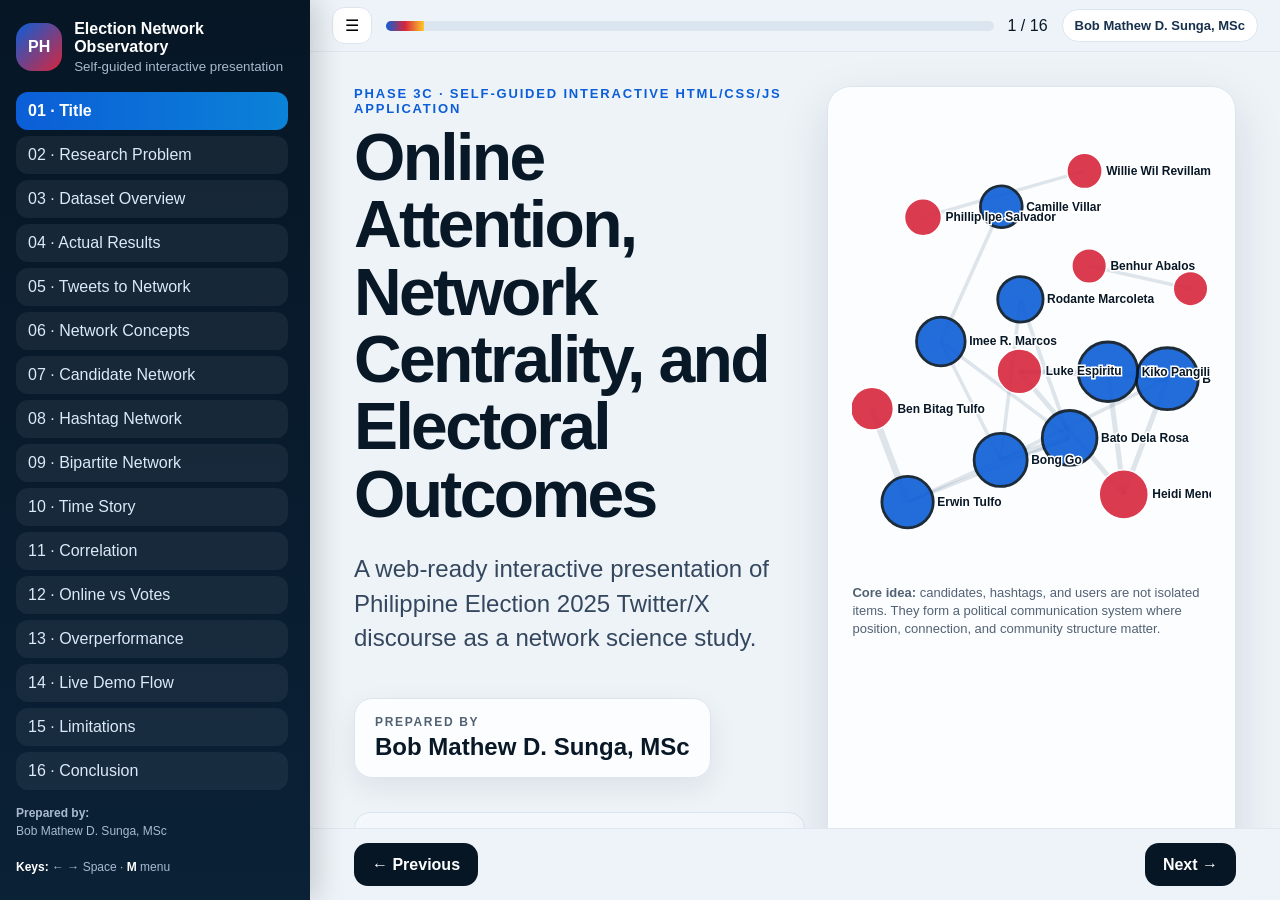
<file: docs/self_guided_presentation/index.html>
<!DOCTYPE html>
<html lang="en">
<head>
  <meta charset="UTF-8" />
  <meta name="viewport" content="width=device-width, initial-scale=1.0" />
  <title>Philippine Election 2025 Network Science — Self-Guided Interactive Slide App</title>
  <link rel="stylesheet" href="css/styles.css" />
</head>
<body>
  <div id="appShell">
    <aside id="slideMenu" class="menu open">
      <div class="brand">
        <div class="brandMark">PH</div>
        <div>
          <strong>Election Network Observatory</strong>
          <small>Self-guided interactive presentation</small>
        </div>
      </div>
      <nav id="slideNav"></nav>
      <div class="menuFooter">
        <strong>Prepared by:</strong><br/>Bob Mathew D. Sunga, MSc<br/><br/>
        <span>Keys:</span> ← → Space · <span>M</span> menu
      </div>
    </aside>

    <main class="deck">
      <div class="topBar">
        <button id="menuToggle" class="ghostBtn" aria-label="Toggle slide menu">☰</button>
        <div class="progressWrap"><div id="progressBar"></div></div>
        <div id="slideCounter">1 / 16</div>
        <div class="authorChip">Bob Mathew D. Sunga, MSc</div>
      </div>

      <section class="slide active hero" data-title="Title">
        <div class="heroGrid">
          <div class="heroCopy">
            <p class="eyebrow">Phase 3C · Self-Guided Interactive HTML/CSS/JS Application</p>
            <h1>Online Attention, Network Centrality, and Electoral Outcomes</h1>
            <p class="lead">A web-ready interactive presentation of Philippine Election 2025 Twitter/X discourse as a network science study.</p>
            <div class="authorBlock">
              <span>Prepared by</span>
              <strong>Bob Mathew D. Sunga, MSc</strong>
            </div>
            <div class="readerPanel glass">
              <h3>How to read this app</h3>
              <p>This version is written so it can be uploaded to a web server and still make sense without a live presenter. Each slide includes the visual, the interpretation, and the reason the result matters.</p>
            </div>
            <div class="heroActions">
              <button class="primaryBtn" data-next>Start presentation</button>
              <button class="secondaryBtn" data-jump="6">Open network explorer</button>
            </div>
          </div>
          <div class="heroVisual card glass">
            <div id="heroNetwork" class="miniNetwork"></div>
            <p class="caption"><strong>Core idea:</strong> candidates, hashtags, and users are not isolated items. They form a political communication system where position, connection, and community structure matter.</p>
          </div>
        </div>
      </section>

      <section class="slide" data-title="Research Problem">
        <div class="slideHeader">
          <p class="eyebrow">Research Problem</p>
          <h2>Can online political networks reflect actual election outcomes?</h2>
          <p class="subhead">The project studies whether Twitter/X election discourse behaves like a measurable communication network, and whether that network aligns with Senate vote outcomes.</p>
        </div>
        <div class="twoCol">
          <div class="card bigText">
            <p>The 2025 Philippine Senate election generated large volumes of Twitter/X discourse. Instead of treating those posts as isolated messages, this study treats them as connected traces of public attention: candidates mentioned together, hashtags used together, users replying or mentioning others, and topics attaching to political actors.</p>
            <p class="keyLine">The goal is not to claim that Twitter/X directly predicts elections. The goal is to test whether online visibility, network centrality, and discourse position reflect actual electoral performance.</p>
          </div>
          <div class="card darkCard">
            <h3>Research questions</h3>
            <ul class="checkList">
              <li>Which candidates and hashtags became structurally central?</li>
              <li>Which nodes connected separate discourse communities?</li>
              <li>Did online network prominence align with actual vote rank?</li>
              <li>Which candidates were overrepresented or underrepresented online?</li>
            </ul>
          </div>
        </div>
      </section>

      <section class="slide" data-title="Dataset Overview">
        <div class="slideHeader">
          <p class="eyebrow">Data Foundation</p>
          <h2>Three datasets became one research system</h2>
          <p class="subhead">The study combines online discourse, known public-author metadata, and official Senate vote results to connect digital attention with electoral outcomes.</p>
        </div>
        <div class="metricGrid" id="overviewMetrics"></div>
        <div class="pipeline card">
          <div class="pipeStep">Twitter/X posts</div>
          <div class="pipeArrow">→</div>
          <div class="pipeStep">Entities</div>
          <div class="pipeArrow">→</div>
          <div class="pipeStep">Networks</div>
          <div class="pipeArrow">→</div>
          <div class="pipeStep">Centrality</div>
          <div class="pipeArrow">→</div>
          <div class="pipeStep">Election comparison</div>
        </div>
        <div class="explainGrid">
          <div class="card miniExplain"><h3>Why this matters</h3><p>The datasets are linked through candidates. Twitter/X produces online visibility measures; the Senate dataset provides the actual vote outcome used for comparison.</p></div>
          <div class="card miniExplain"><h3>Important caution</h3><p>Twitter/X is not the electorate. It is a platform sample shaped by users, media, controversy, and campaign activity. That is why the study focuses on alignment, not prediction.</p></div>
        </div>
      </section>

      <section class="slide" data-title="Actual Results">
        <div class="slideHeader">
          <p class="eyebrow">Ground Truth Layer</p>
          <h2>Actual Senate winners and vote ranks</h2>
          <p class="subhead">This slide establishes the official electoral outcome against which all online and network metrics are compared.</p>
        </div>
        <div class="chartLayout">
          <div class="card chartCard"><div id="voteRankChart" class="chart"></div></div>
          <div class="card insightCard">
            <h3>How to interpret the chart</h3>
            <p>The bars show actual national vote totals for the leading Senate candidates. This is the baseline outcome layer of the research.</p>
            <p>The Top 12 candidates are treated as winners, while ranks 13–66 are treated as non-winners for comparison. Later slides ask whether online centrality and mention visibility identify these same candidates.</p>
            <p class="keyLine">This is the ground truth: online networks are evaluated against these actual vote results.</p>
          </div>
        </div>
      </section>

      <section class="slide" data-title="Tweets to Network">
        <div class="slideHeader">
          <p class="eyebrow">Network Construction Simulation</p>
          <h2>How one tweet becomes a network relationship</h2>
          <p class="subhead">This simulation demonstrates the logic of the entire project: text is transformed into nodes and edges.</p>
        </div>
        <div class="simGrid">
          <div class="card">
            <h3>Try the tweet-to-network builder</h3>
            <p class="caption">Edit the sample text or click “Sample tweet.” The app extracts candidate names and hashtags, then converts them into a small network.</p>
            <textarea id="tweetInput" rows="5">Bam Aquino and Kiko Pangilinan trend with #Halalan2025 and #Eleksyon2025 as voters discuss the Senate race.</textarea>
            <div class="buttonRow">
              <button class="primaryBtn" id="buildTweetNetwork">Build network</button>
              <button class="secondaryBtn" id="sampleTweet">Sample tweet</button>
            </div>
            <div id="extractionResult" class="extractBox"></div>
            <div class="readerPanel"><strong>Reader note:</strong> a candidate-candidate edge is formed when candidates appear together. A candidate-hashtag edge is formed when a candidate and hashtag appear together.</div>
          </div>
          <div class="card"><div id="tweetNetworkSim" class="networkBox"></div></div>
        </div>
      </section>

      <section class="slide" data-title="Network Concepts">
        <div class="slideHeader">
          <p class="eyebrow">Network Science Framework</p>
          <h2>Nodes, edges, weights, centrality, and communities</h2>
          <p class="subhead">These are the concepts used to interpret the election discourse as a complex communication structure.</p>
        </div>
        <div class="conceptGrid">
          <div class="concept card" data-concept="node"><h3>Node</h3><p>A candidate, hashtag, user, or topic that appears in the discourse.</p></div>
          <div class="concept card" data-concept="edge"><h3>Edge</h3><p>A relationship, such as co-mentioned candidates or co-occurring hashtags.</p></div>
          <div class="concept card" data-concept="weight"><h3>Weight</h3><p>The strength of a relationship, usually based on frequency.</p></div>
          <div class="concept card" data-concept="centrality"><h3>Centrality</h3><p>How structurally important a node is inside the network.</p></div>
          <div class="concept card" data-concept="bridge"><h3>Bridge</h3><p>A node that connects different parts of the discourse.</p></div>
          <div class="concept card" data-concept="community"><h3>Community</h3><p>A cluster of nodes that are more connected to each other than to the rest of the network.</p></div>
        </div>
        <div class="card conceptStage"><div id="conceptNetwork" class="networkBox small"></div></div>
      </section>

      <section class="slide networkSlide" data-title="Candidate Network">
        <div class="slideHeader">
          <p class="eyebrow">Interactive Network 1</p>
          <h2>Candidate Co-Mention Network</h2>
          <p class="subhead">Candidates are connected when they appeared in the same tweet. Size shows PageRank. Thicker lines show stronger co-mention relationships.</p>
        </div>
        <div class="networkLayout">
          <div class="card controls">
            <h3>How to read this graph</h3>
            <p class="caption">Each node is a Senate candidate. A line means two candidates were discussed together in the same tweet. This does not automatically mean support; it means discourse association.</p>
            <label>Minimum edge weight <span id="candThresholdLabel">50</span></label>
            <input type="range" id="candThreshold" min="10" max="500" value="50" step="10" />
            <button class="secondaryBtn" data-reset-network="candidateNetwork">Reset layout</button>
            <div id="candidateDetails" class="detailsBox">Hover or click a node. Look for large central candidates and thick edges such as Bam Aquino–Kiko Pangilinan, Bong Go–Bato Dela Rosa, and Ben Tulfo–Erwin Tulfo.</div>
            <div class="networkTakeaway">Takeaway: co-mention networks reveal discourse clusters and candidate relationships, not just candidate popularity.</div>
          </div>
          <div class="card networkCard"><div id="candidateNetwork" class="networkBox"></div></div>
        </div>
      </section>

      <section class="slide networkSlide" data-title="Hashtag Network">
        <div class="slideHeader">
          <p class="eyebrow">Interactive Network 2</p>
          <h2>Hashtag Co-Occurrence Network</h2>
          <p class="subhead">Hashtags are connected when they appeared in the same tweet. The graph reveals how election topics and media labels connected.</p>
        </div>
        <div class="networkLayout">
          <div class="card controls">
            <h3>How to read this graph</h3>
            <p class="caption">Each node is a hashtag. Lines show co-use. Large central nodes act as discourse hubs, while bridge hashtags connect different hashtag communities.</p>
            <label>Minimum edge weight <span id="hashThresholdLabel">100</span></label>
            <input type="range" id="hashThreshold" min="10" max="1000" value="100" step="10" />
            <button class="secondaryBtn" data-reset-network="hashtagNetwork">Reset layout</button>
            <div id="hashtagDetails" class="detailsBox">#halalan2025 should appear as the main connective hub. #eleksyon2025 and #comelec help structure the public election conversation.</div>
            <div class="networkTakeaway">Takeaway: important hashtags are not only frequent; they can also connect otherwise separate conversations.</div>
          </div>
          <div class="card networkCard"><div id="hashtagNetwork" class="networkBox"></div></div>
        </div>
      </section>

      <section class="slide networkSlide" data-title="Bipartite Network">
        <div class="slideHeader">
          <p class="eyebrow">Interactive Network 3</p>
          <h2>Candidate–Hashtag Bipartite Network</h2>
          <p class="subhead">Candidates connect to hashtags used with them. This visualizes the discourse ecosystem surrounding political actors.</p>
        </div>
        <div class="networkLayout">
          <div class="card controls">
            <h3>How to read this graph</h3>
            <p class="caption">Blue nodes are candidates. Yellow nodes are hashtags. A line means a candidate appeared in tweets using that hashtag.</p>
            <label>Minimum edge weight <span id="biThresholdLabel">10</span></label>
            <input type="range" id="biThreshold" min="5" max="250" value="10" step="5" />
            <button class="secondaryBtn" data-reset-network="bipartiteNetwork">Reset layout</button>
            <div id="bipartiteDetails" class="detailsBox">Use this graph to see which candidates share hashtags, which hashtags cross candidate communities, and which candidates have broad discourse ecosystems.</div>
            <div class="networkTakeaway">Takeaway: this is the strongest network science visual because it links political actors to discourse markers.</div>
          </div>
          <div class="card networkCard"><div id="bipartiteNetwork" class="networkBox"></div></div>
        </div>
      </section>

      <section class="slide" data-title="Time Story">
        <div class="slideHeader">
          <p class="eyebrow">Animated Time Story</p>
          <h2>How attention changed over time</h2>
          <p class="subhead">This slide adds time to the network story. It shows that online visibility was not constant; candidate attention rose and faded across the election period.</p>
        </div>
        <div class="timelineLayout">
          <div class="card chartCard wide"><div id="dailyTweetTimeline" class="chart"></div></div>
          <div class="card controls">
            <h3>Candidate attention race</h3>
            <p class="caption">Press play to move through the timeline. The bars show which candidates received attention on a given date.</p>
            <div class="buttonRow">
              <button id="playTimeline" class="primaryBtn">Play</button>
              <button id="pauseTimeline" class="secondaryBtn">Pause</button>
            </div>
            <input type="range" id="timeSlider" min="0" value="0" step="1" />
            <div id="timeLabel" class="dateLabel"></div>
            <div id="candidateRace" class="raceChart"></div>
            <div class="readerPanel">Reader note: time matters because online political attention can spike due to news events, campaign activity, controversy, or election-day counting.</div>
          </div>
        </div>
      </section>

      <section class="slide" data-title="Correlation">
        <div class="slideHeader">
          <p class="eyebrow">Outcome Alignment</p>
          <h2>Network metrics strongly aligned with actual votes</h2>
          <p class="subhead">The strongest relationship was found between actual votes and online visibility/network embeddedness.</p>
        </div>
        <div class="chartLayout">
          <div class="card chartCard"><div id="correlationChart" class="chart"></div></div>
          <div class="card insightCard">
            <h3>Key interpretation</h3>
            <p>Mention count, co-mention weighted degree, unique hashtags, view count, and PageRank showed strong positive alignment with actual vote totals.</p>
            <p>These are not merely popularity metrics. Co-mention weighted degree and PageRank describe how embedded a candidate is in the political communication network.</p>
            <p class="keyLine">This is network evidence: structural embeddedness mattered more than simple viral engagement alone.</p>
          </div>
        </div>
      </section>

      <section class="slide" data-title="Online vs Votes">
        <div class="slideHeader">
          <p class="eyebrow">Outcome Comparison Simulator</p>
          <h2>Online rank is related to vote rank, but not identical</h2>
          <p class="subhead">This scatterplot compares Twitter/X mention rank against actual Senate vote rank. Lower ranks are better on both axes.</p>
        </div>
        <div class="chartLayout">
          <div class="card chartCard"><div id="rankScatter" class="chart"></div></div>
          <div class="card controls">
            <h3>How to read it</h3>
            <select id="scatterMode">
              <option value="all">All candidates</option>
              <option value="winners">Winners only</option>
              <option value="nonwinners">Non-winners only</option>
            </select>
            <p class="caption">Points near the diagonal suggest online-vote alignment. Points far from the diagonal reveal mismatch.</p>
            <div class="readerPanel">A candidate can be highly visible online without winning nationally. A candidate can also win despite being less dominant on Twitter/X.</div>
          </div>
        </div>
      </section>

      <section class="slide" data-title="Overperformance">
        <div class="slideHeader">
          <p class="eyebrow">Online Overperformance</p>
          <h2>Who was louder online than electorally?</h2>
          <p class="subhead">This slide shows the gap between online mention rank and actual vote rank.</p>
        </div>
        <div class="chartLayout">
          <div class="card chartCard"><div id="overperformanceChart" class="chart"></div></div>
          <div class="card insightCard">
            <h3>What this reveals</h3>
            <p>Positive values indicate candidates who ranked better online than in actual votes. Negative values indicate candidates who performed better electorally than their Twitter/X visibility suggested.</p>
            <p>This distinction is crucial because online attention may come from controversy, activist communities, media cycles, or platform-specific demographics.</p>
            <p class="keyLine">The chart separates online loudness from electoral strength.</p>
          </div>
        </div>
      </section>

      <section class="slide" data-title="Live Demo Flow">
        <div class="slideHeader">
          <p class="eyebrow">Live and Self-Guided Demonstration Flow</p>
          <h2>Move from data to network to conclusion</h2>
          <p class="subhead">This slide can guide a presenter, but it also helps web visitors know how to explore the app independently.</p>
        </div>
        <div class="demoFlow">
          <div class="card demoStep" data-jump="4">
            <div class="stepNum">01</div>
            <h3>Build the network</h3>
            <p>Start with the tweet-to-network simulator to see how text is converted into candidates, hashtags, nodes, and edges.</p>
            <button class="secondaryBtn" data-jump="4">Open simulator</button>
          </div>
          <div class="card demoStep" data-jump="6">
            <div class="stepNum">02</div>
            <h3>Explore relationships</h3>
            <p>Use the candidate co-mention graph to identify central actors, strong ties, and discourse clusters.</p>
            <button class="secondaryBtn" data-jump="6">Open candidate network</button>
          </div>
          <div class="card demoStep" data-jump="9">
            <div class="stepNum">03</div>
            <h3>Show time effects</h3>
            <p>Use the animated timeline to explain how candidate attention changed throughout the election period.</p>
            <button class="secondaryBtn" data-jump="9">Open time story</button>
          </div>
          <div class="card demoStep" data-jump="11">
            <div class="stepNum">04</div>
            <h3>Defend the result</h3>
            <p>End with online-vs-vote alignment and overperformance to show what Twitter/X captures and what it misses.</p>
            <button class="secondaryBtn" data-jump="11">Open outcome comparison</button>
          </div>
        </div>
        <div class="card presenterNote">
          <strong>Self-guided note:</strong> Follow the slides from left to right. The presentation begins with the research question, demonstrates how networks were built, explores node-link networks, then compares online structure with actual votes.
        </div>
      </section>

      <section class="slide" data-title="Limitations">
        <div class="slideHeader">
          <p class="eyebrow">Limitations</p>
          <h2>What this project does not claim</h2>
          <p class="subhead">The project is intentionally careful: it studies online political communication, not the full voting population.</p>
        </div>
        <div class="twoCol">
          <div class="card bigText">
            <p>This project does not claim that Twitter/X directly predicts elections. Online discourse is affected by platform demographics, controversy, campaigns, media activity, and the visibility of politically engaged communities.</p>
            <p>The dataset captures one platform and one form of public expression. It does not measure private voting decisions, offline campaign machinery, regional political networks, or non-Twitter/X voter blocs.</p>
          </div>
          <div class="card darkCard">
            <h3>Safe claim</h3>
            <p>Twitter/X network centrality is a strong signal of online political attention and electoral visibility, but it is not a complete proxy for national voter behavior.</p>
            <p>This is why the study reports alignment, overrepresentation, and underrepresentation rather than claiming perfect prediction.</p>
          </div>
        </div>
      </section>

      <section class="slide" data-title="Conclusion">
        <div class="slideHeader">
          <p class="eyebrow">Conclusion</p>
          <h2>The election discourse behaved like a complex network</h2>
        </div>
        <div class="card conclusionCard">
          <p>Philippine Election 2025 Twitter/X discourse formed connected networks of candidates, hashtags, users, and topics. Centrality measures and candidate–hashtag relationships strongly aligned with actual Senate vote outcomes, while also exposing important mismatches between online visibility and electoral strength.</p>
          <p>For web visitors viewing this without a presenter, the key lesson is this: Twitter/X does not simply show who is popular. It shows how political attention is connected, amplified, clustered, and sometimes distorted by the platform environment.</p>
          <p class="keyLine">Twitter/X is not a direct election predictor. It is a powerful network lens for studying political attention, discourse structure, and communication influence.</p>
          <p class="finalCredit">Prepared by Bob Mathew D. Sunga, MSc</p>
        </div>
        <div class="heroActions center">
          <button class="primaryBtn" data-jump="6">Revisit network explorer</button>
          <button class="secondaryBtn" data-jump="0">Back to title</button>
        </div>
      </section>

      <div class="bottomControls">
        <button id="prevBtn" class="navBtn">← Previous</button>
        <button id="nextBtn" class="navBtn">Next →</button>
      </div>
    </main>
  </div>

  <script src="data/appData.js"></script>
  <script src="js/app.js"></script>
</body>
</html>
</file>
<file: docs/self_guided_presentation/css/styles.css>
:root{
  --bg:#eef3f8;
  --ink:#081827;
  --muted:#526174;
  --card:#ffffff;
  --line:#dbe5ef;
  --blue:#0b5ed7;
  --red:#d7263d;
  --gold:#ffc928;
  --navy:#061625;
  --teal:#06a5a5;
  --green:#16a34a;
  --purple:#7c3aed;
  --shadow:0 18px 50px rgba(8,24,39,.12);
  --radius:24px;
}
*{box-sizing:border-box}
html,body{margin:0;height:100%;font-family:Inter,Segoe UI,Roboto,Arial,sans-serif;color:var(--ink);background:var(--bg);overflow:hidden}
button,input,select,textarea{font:inherit}
#appShell{height:100vh;display:flex}
.menu{width:310px;background:linear-gradient(180deg,#061625,#0b2136);color:white;padding:20px 16px;transition:.25s ease;box-shadow:6px 0 28px rgba(0,0,0,.18);z-index:30;overflow:hidden}
.menu:not(.open){width:0;padding-left:0;padding-right:0}
.brand{display:flex;gap:12px;align-items:center;margin-bottom:18px;min-width:270px}.brandMark{width:48px;height:48px;border-radius:16px;background:linear-gradient(135deg,var(--blue),var(--red));display:grid;place-items:center;font-weight:900}.brand small{display:block;color:#a9bad0;margin-top:3px}
#slideNav{display:flex;flex-direction:column;gap:6px;overflow:auto;max-height:calc(100vh - 140px);padding-right:6px}.navItem{border:0;background:rgba(255,255,255,.06);color:#dce9f8;text-align:left;padding:10px 12px;border-radius:12px;cursor:pointer;min-width:260px}.navItem.active{background:linear-gradient(90deg,var(--blue),#0b82d7);color:white;font-weight:700}.navItem:hover{background:rgba(255,255,255,.12)}.menuFooter{font-size:12px;color:#a9bad0;margin-top:14px;min-width:260px}.menuFooter span{color:white;font-weight:700}
.deck{position:relative;flex:1;min-width:0;height:100vh}.topBar{height:52px;position:absolute;top:0;left:0;right:0;z-index:20;display:flex;align-items:center;gap:14px;padding:10px 22px;background:rgba(238,243,248,.78);backdrop-filter: blur(12px);border-bottom:1px solid rgba(219,229,239,.75)}.ghostBtn{border:1px solid var(--line);background:white;border-radius:12px;padding:8px 12px;cursor:pointer}.progressWrap{flex:1;height:10px;background:#dbe5ef;border-radius:99px;overflow:hidden}.progressWrap #progressBar{height:100%;width:0;background:linear-gradient(90deg,var(--blue),var(--red),var(--gold));transition:.25s ease}.slideCounter{font-weight:800;color:var(--muted)}
.slide{position:absolute;inset:52px 0 72px 0;padding:34px 44px;display:none;overflow:auto}.slide.active{display:block;animation:fadeIn .25s ease}@keyframes fadeIn{from{opacity:.2;transform:translateY(10px)}to{opacity:1;transform:none}}
.bottomControls{position:absolute;left:0;right:0;bottom:0;height:72px;padding:14px 44px;display:flex;justify-content:space-between;background:rgba(238,243,248,.78);backdrop-filter: blur(12px);border-top:1px solid rgba(219,229,239,.75);z-index:20}.navBtn,.primaryBtn,.secondaryBtn{border:0;border-radius:14px;padding:12px 18px;cursor:pointer;font-weight:800}.navBtn{background:#061625;color:white}.primaryBtn{background:linear-gradient(135deg,var(--blue),#0b82d7);color:white}.secondaryBtn{background:#e8eef5;color:#17314d;border:1px solid #cfdbe8}.primaryBtn:hover,.navBtn:hover,.secondaryBtn:hover{filter:brightness(1.05);transform:translateY(-1px)}
.slideHeader{margin-bottom:22px}.eyebrow{font-weight:900;letter-spacing:.14em;text-transform:uppercase;color:var(--blue);font-size:13px;margin:0 0 8px}.slideHeader h2,.hero h1{margin:0;line-height:1.02}.slideHeader h2{font-size:44px}.hero h1{font-size:66px;letter-spacing:-.04em}.lead{font-size:24px;line-height:1.45;color:#34475e}.subhead{font-size:18px;color:var(--muted);max-width:1100px}.caption{font-size:13px;color:var(--muted);line-height:1.4}.keyLine{border-left:5px solid var(--gold);padding:12px 16px;background:#fff9df;border-radius:0 12px 12px 0;font-weight:750;color:#2f2600}
.heroGrid,.twoCol,.chartLayout,.simGrid,.networkLayout,.timelineLayout{display:grid;gap:22px}.heroGrid{grid-template-columns:1.05fr .95fr;align-items:stretch}.twoCol{grid-template-columns:1.2fr .8fr}.chartLayout{grid-template-columns:1.2fr .8fr}.simGrid{grid-template-columns:.9fr 1.1fr}.networkLayout{grid-template-columns:330px 1fr}.timelineLayout{grid-template-columns:1.25fr .75fr}.threeCards,.conceptGrid,.metricGrid{display:grid;gap:18px}.threeCards{grid-template-columns:repeat(3,1fr)}.conceptGrid{grid-template-columns:repeat(3,1fr)}.metricGrid{grid-template-columns:repeat(6,1fr)}
.card{background:var(--card);border:1px solid var(--line);border-radius:var(--radius);box-shadow:var(--shadow);padding:24px}.glass{background:rgba(255,255,255,.8);backdrop-filter: blur(10px)}.darkCard{background:linear-gradient(180deg,#061625,#102a46);color:white}.darkCard p,.darkCard li{color:#dbe8f6}.bigText{font-size:22px;line-height:1.55}.insightCard{font-size:19px;line-height:1.55}.metric{padding:18px;border-radius:20px;background:#fff;border:1px solid var(--line);box-shadow:0 8px 24px rgba(8,24,39,.08)}.metric strong{font-size:28px;display:block}.metric span{color:var(--muted);font-weight:700;font-size:13px}.pipeline{display:flex;align-items:center;justify-content:space-between;margin-top:20px}.pipeStep{padding:14px 20px;border-radius:16px;background:#f2f7fd;font-weight:900;color:#0d3158;border:1px solid #dbe8f7}.pipeArrow{font-size:26px;color:var(--red);font-weight:900}.checkList{line-height:1.8;font-size:18px}.buttonRow{display:flex;gap:10px;align-items:center;flex-wrap:wrap}.center{justify-content:center;display:flex}.extractBox{margin-top:18px;background:#f5f8fc;border:1px dashed #b9c8d8;padding:14px;border-radius:14px;color:#17314d}.chart,.networkBox{width:100%;min-height:530px}.networkBox.small{min-height:250px}.miniNetwork{height:460px}.chartCard{min-height:580px}.chartCard.wide{min-height:560px}.controls label{font-weight:900;color:#17314d;display:block;margin-bottom:10px}.controls input[type=range]{width:100%;margin-bottom:16px}.controls select{width:100%;padding:12px;border-radius:12px;border:1px solid var(--line);background:white}.detailsBox{margin-top:14px;background:#f6f9fc;border-radius:14px;padding:14px;min-height:120px;color:#34475e;border:1px solid var(--line);font-size:14px;line-height:1.45}.dateLabel{font-size:18px;font-weight:900;margin:14px 0;color:#17314d}.raceChart{display:flex;flex-direction:column;gap:8px;max-height:360px;overflow:auto}.raceRow{display:grid;grid-template-columns:140px 1fr 52px;gap:10px;align-items:center}.raceBar{height:22px;background:linear-gradient(90deg,var(--blue),var(--red));border-radius:99px;min-width:3px}.raceLabel{font-size:13px;font-weight:800;white-space:nowrap;overflow:hidden;text-overflow:ellipsis}.raceVal{text-align:right;font-size:13px;font-weight:900}.montageCard img{width:100%;border-radius:18px;display:block}.conclusionCard{font-size:26px;line-height:1.5;max-width:1100px;margin:auto}.concept{cursor:pointer;transition:.15s}.concept:hover,.concept.active{transform:translateY(-2px);border-color:var(--blue);box-shadow:0 18px 50px rgba(11,94,215,.18)}textarea{width:100%;border:1px solid var(--line);border-radius:16px;padding:14px;resize:vertical;line-height:1.5;background:#f9fbfe}svg{font-family:inherit}.tooltip{position:fixed;pointer-events:none;background:#061625;color:white;padding:10px 12px;border-radius:12px;font-size:13px;box-shadow:var(--shadow);max-width:280px;z-index:100;display:none}.tableMini{width:100%;border-collapse:collapse;font-size:13px}.tableMini td,.tableMini th{padding:8px;border-bottom:1px solid var(--line);text-align:left}.legend{display:flex;gap:12px;flex-wrap:wrap;font-size:13px;margin-top:8px}.legend span{display:flex;align-items:center;gap:6px}.swatch{width:12px;height:12px;border-radius:999px;display:inline-block;background:var(--blue)}
@media(max-width:1100px){.menu.open{position:absolute;height:100vh}.metricGrid{grid-template-columns:repeat(3,1fr)}.heroGrid,.twoCol,.chartLayout,.simGrid,.networkLayout,.timelineLayout{grid-template-columns:1fr}.slideHeader h2{font-size:36px}.hero h1{font-size:46px}.slide{padding:28px 24px}.networkBox,.chart{min-height:430px}.bottomControls{padding:14px 24px}}


.authorBlock{margin:18px 0 20px;padding:16px 20px;border-radius:18px;background:rgba(255,255,255,.82);border:1px solid var(--line);box-shadow:0 10px 28px rgba(8,24,39,.08);display:inline-flex;flex-direction:column;gap:4px}.authorBlock span{font-size:12px;font-weight:900;letter-spacing:.14em;text-transform:uppercase;color:var(--muted)}.authorBlock strong{font-size:24px;color:var(--ink)}.authorChip{font-size:13px;font-weight:900;color:#17314d;background:white;border:1px solid var(--line);border-radius:999px;padding:8px 12px;white-space:nowrap}.demoFlow{display:grid;grid-template-columns:repeat(4,1fr);gap:18px}.demoStep{display:flex;flex-direction:column;gap:12px;min-height:285px}.demoStep .secondaryBtn{margin-top:auto}.stepNum{width:52px;height:52px;border-radius:18px;background:linear-gradient(135deg,var(--blue),var(--red));color:white;display:grid;place-items:center;font-weight:950;font-size:18px}.presenterNote{margin-top:20px;background:#fff9df;border-left:6px solid var(--gold);font-size:18px;box-shadow:0 10px 28px rgba(8,24,39,.08)}.finalCredit{margin-top:20px;font-weight:900;color:#17314d;text-align:center}.menuFooter{line-height:1.5}
@media(max-width:1100px){.demoFlow{grid-template-columns:1fr 1fr}.authorChip{display:none}}


/* V3 FIX: slides 7, 8, and 9 are visual-demo slides. Give the network canvas most of the screen. */
.slide.networkSlide{
  padding:18px 24px 14px;
  overflow:hidden;
}
.slide.networkSlide .slideHeader{
  margin-bottom:10px;
  display:grid;
  grid-template-columns: minmax(0,1fr);
  gap:2px;
}
.slide.networkSlide .slideHeader h2{
  font-size:34px;
  line-height:1.05;
}
.slide.networkSlide .slideHeader .eyebrow{
  margin-bottom:2px;
  font-size:11px;
}
.slide.networkSlide .slideHeader .subhead{
  margin:4px 0 0;
  font-size:14px;
  line-height:1.25;
  max-width:none;
}
.slide.networkSlide .networkLayout{
  height:calc(100% - 88px);
  min-height:0;
  display:grid;
  grid-template-columns:260px minmax(0,1fr);
  gap:14px;
}
.slide.networkSlide .networkLayout .controls{
  padding:16px;
  overflow:auto;
  min-height:0;
}
.slide.networkSlide .networkLayout .networkCard{
  padding:8px;
  height:100%;
  min-height:0;
  overflow:hidden;
}
.slide.networkSlide .networkLayout .networkBox{
  height:100%;
  min-height:0;
  border-radius:18px;
  background:linear-gradient(180deg,#ffffff,#f8fbff);
}
.slide.networkSlide .detailsBox{
  min-height:90px;
  max-height:170px;
  overflow:auto;
  font-size:13px;
  padding:12px;
}
.slide.networkSlide .controls label{
  font-size:13px;
}
.slide.networkSlide .secondaryBtn{
  width:100%;
  padding:10px 12px;
}

@media(max-width:1100px){
  .slide.networkSlide{overflow:auto;}
  .slide.networkSlide .networkLayout{height:auto;grid-template-columns:1fr;}
  .slide.networkSlide .networkLayout .networkBox{height:620px;min-height:620px;}
}

/* V4 self-guided web-server version: add explanatory text blocks without sacrificing visual clarity. */
.readerPanel{
  margin-top:14px;
  padding:14px 16px;
  border-radius:16px;
  background:#f4f8fd;
  border:1px solid #d8e4f0;
  color:#34475e;
  font-size:15px;
  line-height:1.45;
}
.readerPanel h3{margin:0 0 6px;color:#17314d;font-size:18px;}
.readerPanel p{margin:0;}
.explainGrid{
  display:grid;
  grid-template-columns:1fr 1fr;
  gap:18px;
  margin-top:18px;
}
.miniExplain{padding:18px 20px;}
.miniExplain h3{margin:0 0 8px;color:#17314d;}
.miniExplain p{margin:0;color:#526174;line-height:1.45;}
.networkTakeaway{
  margin-top:12px;
  padding:12px 14px;
  border-radius:14px;
  background:#fff9df;
  border-left:5px solid var(--gold);
  color:#362b00;
  font-size:13px;
  line-height:1.38;
  font-weight:800;
}
.slide.networkSlide .controls h3{
  margin:0 0 8px;
  color:#17314d;
  font-size:18px;
}
.slide.networkSlide .controls .caption{
  font-size:12.5px;
  margin:0 0 12px;
  line-height:1.35;
}
.slide.networkSlide .detailsBox{
  min-height:102px;
  max-height:188px;
}
.slide.networkSlide .networkLayout{
  grid-template-columns:300px minmax(0,1fr);
}
.conclusionCard p{margin-top:0;}
@media(max-width:1100px){.explainGrid{grid-template-columns:1fr}.slide.networkSlide .networkLayout{grid-template-columns:1fr}.readerPanel{font-size:14px}}
</file>
